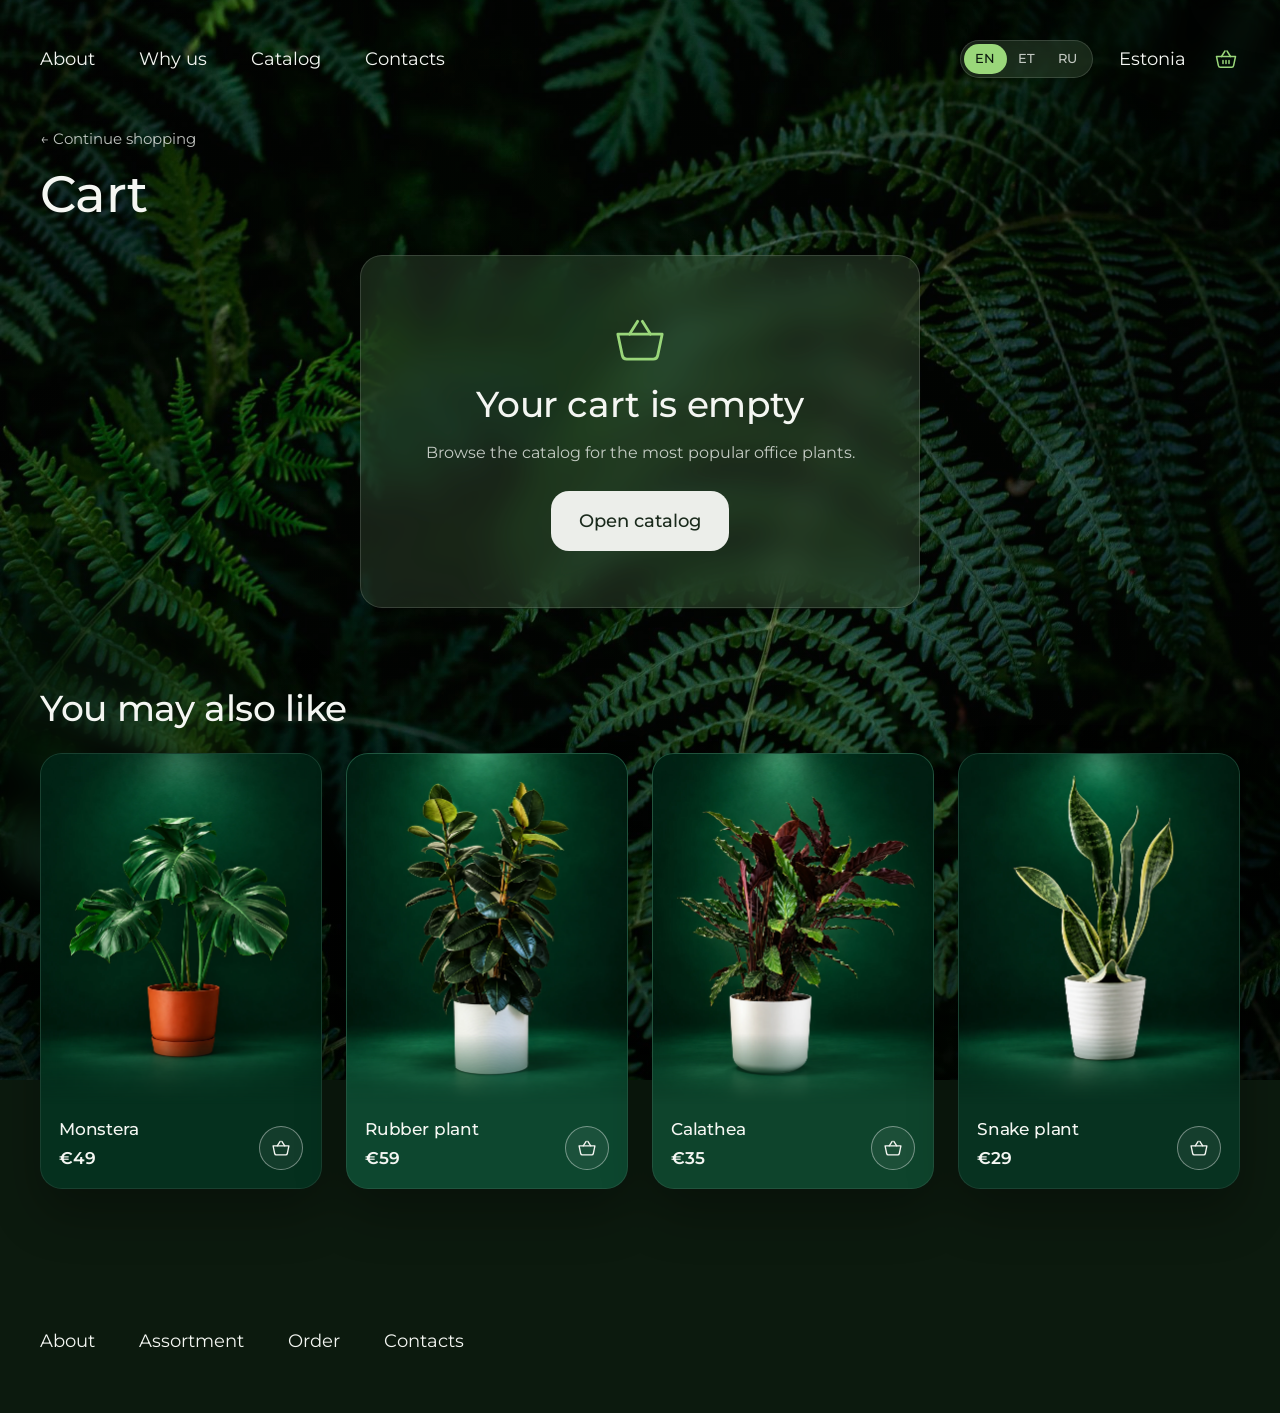
<file: cart.html>
<!doctype html>
<html lang="en">
<head>
  <meta charset="utf-8">
  <meta name="viewport" content="width=device-width, initial-scale=1">
  <title>Cart — Green Office</title>
  <meta name="description" content="Turnkey office greening: live plants, green walls and care. 10 years on the market, 500+ projects.">
  <link rel="icon" href="img/favicon.svg" type="image/svg+xml">
  <meta name="theme-color" content="#0f2213">
  <link rel="preconnect" href="https://fonts.googleapis.com">
  <link rel="preconnect" href="https://fonts.gstatic.com" crossorigin>
  <link href="https://fonts.googleapis.com/css2?family=Montserrat:wght@300;400;500;600&display=swap" rel="stylesheet">
  <link rel="preload" as="image" href="img/bg.jpg">
  <link rel="stylesheet" href="styles.css?v=2026100506">
</head>
<body data-title="meta.cartTitle" data-desc="meta.desc">
  <div class="bg" aria-hidden="true"></div>
  <div class="bg-blur" aria-hidden="true"></div>

  <header class="header container">
    <a class="brand" href="index.html">
      <svg viewBox="0 0 24 24" width="24" height="24" fill="none" stroke="currentColor" stroke-width="1.6" stroke-linecap="round" stroke-linejoin="round"><path d="M5 19c0-8 5-13 14-14-1 9-6 14-14 14Z"/><path d="M5 19 13 11"/></svg>
      <span data-i18n="brand">Green Office</span>
    </a>
    <nav class="nav">
      <a href="index.html#about" data-i18n="nav.about">About</a>
      <a href="index.html#why" data-i18n="nav.why">Why us</a>
      <a href="index.html#catalog" data-i18n="nav.catalog">Catalog</a>
      <a href="index.html#contacts" data-i18n="nav.contacts">Contacts</a>
    </nav>
    <div class="header__right">
      <div class="lang" role="group" data-i18n-attr="aria-label:header.lang">
        <button type="button" data-lang="en" lang="en">EN</button>
        <button type="button" data-lang="et" lang="et">ET</button>
        <button type="button" data-lang="ru" lang="ru">RU</button>
      </div>
      <button class="city" type="button" data-i18n="header.region">Estonia</button>
      <a class="cart is-current" href="cart.html" aria-current="page" data-i18n-attr="aria-label:header.cart">
        <svg viewBox="0 0 24 24" width="24" height="24" fill="none" stroke="currentColor" stroke-width="1.5" stroke-linecap="round" stroke-linejoin="round"><path d="M2.5 9.5h19l-1.9 9.1a2 2 0 0 1-2 1.6H6.4a2 2 0 0 1-2-1.6L2.5 9.5Z"/><path d="M7.5 9.5 11 4M16.5 9.5 13 4"/><path d="M9 13.5v3M12 13.5v3M15 13.5v3"/></svg>
        <span class="cart__count" hidden>0</span>
      </a>
      <button class="burger" type="button" aria-expanded="false" aria-controls="mnav" data-i18n-attr="aria-label:menu.open">
        <span></span><span></span><span></span>
      </button>
    </div>
  </header>

  <main class="cartpage container">
    <a class="back-link" href="index.html#catalog" data-i18n="cart.back">← Continue shopping</a>
    <div class="cartpage__head">
      <h1 data-i18n="cart.title">Cart</h1>
      <span class="cartpage__count muted" id="cartCountLabel"></span>
    </div>

    <!-- Filled cart -->
    <div class="cartpage__grid" id="cartFull" hidden>
      <ul class="cart-list" id="cartList"></ul>

      <aside class="checkout glass">
        <h2 data-i18n="cart.summary">Your order</h2>
        <dl class="totals">
          <div><dt data-i18n="cart.net">Subtotal excl. VAT</dt><dd id="net"></dd></div>
          <div><dt data-i18n="cart.vat">VAT 24%</dt><dd id="vat"></dd></div>
          <div><dt data-i18n="cart.delivery">Delivery in Estonia</dt><dd class="accent" data-i18n="cart.free">Free</dd></div>
          <div class="totals__sum"><dt data-i18n="cart.total">Total incl. VAT</dt><dd id="total"></dd></div>
        </dl>

        <h3 class="checkout__title" data-i18n="cart.checkout">Your details</h3>
        <form class="form form--compact" id="orderForm" novalidate>
          <input class="field" name="name" type="text" data-i18n-attr="placeholder:form.name" autocomplete="name" required>
          <input class="field" name="phone" type="tel" data-i18n-attr="placeholder:form.phone" autocomplete="tel" required>
          <input class="field" name="email" type="email" data-i18n-attr="placeholder:form.email" autocomplete="email">
          <input class="field" name="company" type="text" data-i18n-attr="placeholder:form.company" autocomplete="organization">
          <input class="field" name="address" type="text" data-i18n-attr="placeholder:form.address" autocomplete="street-address" required>
          <textarea class="field" name="comment" rows="2" data-i18n-attr="placeholder:form.comment"></textarea>
          <button class="btn btn--light" type="submit" data-i18n="cart.submit">Place order</button>
          <small data-i18n="form.consent">By clicking the button, I agree to the processing of my data</small>
          <p class="form__status" role="status"></p>
        </form>
      </aside>
    </div>

    <!-- Empty cart -->
    <div class="cart-state glass" id="cartEmpty" hidden>
      <svg viewBox="0 0 24 24" width="56" height="56" fill="none" stroke="currentColor" stroke-width="1.2" stroke-linecap="round" stroke-linejoin="round"><path d="M2.5 9.5h19l-1.9 9.1a2 2 0 0 1-2 1.6H6.4a2 2 0 0 1-2-1.6L2.5 9.5Z"/><path d="M7.5 9.5 11 4M16.5 9.5 13 4"/></svg>
      <h2 data-i18n="cart.empty.title">Your cart is empty</h2>
      <p class="muted" data-i18n="cart.empty.text">Browse the catalog for the most popular office plants.</p>
      <a class="btn btn--light" href="index.html#catalog" data-i18n="cart.empty.cta">Open catalog</a>
    </div>

    <!-- Order placed -->
    <div class="cart-state glass" id="cartDone" hidden>
      <svg viewBox="0 0 24 24" width="56" height="56" fill="none" stroke="currentColor" stroke-width="1.2" stroke-linecap="round" stroke-linejoin="round"><circle cx="12" cy="12" r="10"/><path d="m7.5 12.5 3 3 6-6.5"/></svg>
      <h2 data-i18n="cart.done.title">Thank you for your order!</h2>
      <p class="muted" id="doneText"></p>
      <a class="btn btn--light" href="index.html" data-i18n="cart.done.cta">Back to home</a>
    </div>

    <!-- Suggestions -->
    <section class="suggest" id="suggest" hidden>
      <h2 data-i18n="cart.suggest">You may also like</h2>
      <div class="suggest__grid" id="suggestGrid"></div>
    </section>
  </main>

  <footer class="footer container">
    <nav class="nav">
      <a href="index.html#about" data-i18n="footer.about">About</a>
      <a href="index.html#catalog" data-i18n="footer.assortment">Assortment</a>
      <a href="cart.html" data-i18n="footer.order">Order</a>
      <a href="index.html#contacts" data-i18n="footer.contacts">Contacts</a>
    </nav>
  </footer>

  <div class="toast" id="toast" role="status" aria-live="polite"></div>

  <script src="js/data.js?v=2026100506"></script>
  <script src="js/i18n.js?v=2026100506"></script>
  <script src="js/common.js?v=2026100506"></script>
  <script src="js/cart.js?v=2026100506"></script>
</body>
</html>
</file>
<file: styles.css>
:root {
  --text: #f4f6f2;
  --muted: rgba(244, 246, 242, 0.78);
  --glass: rgba(72, 98, 70, 0.32);
  --glass-hover: rgba(92, 120, 88, 0.42);
  --border: rgba(255, 255, 255, 0.14);
  --field: rgba(255, 255, 255, 0.3);
  --accent: #9ad77a;
  --dark: #0c1a0e;
  --container: 1200px;
  --side: 400px;   /* right column, as on the mockup */
  --gap: 96px;
}

*, *::before, *::after { box-sizing: border-box; }

html { scroll-behavior: smooth; }

body {
  margin: 0;
  font-family: "Montserrat", system-ui, sans-serif;
  color: var(--text);
  background: var(--dark);
  line-height: 1.35;
  -webkit-font-smoothing: antialiased;
  overflow-x: hidden;
}

/* ---------- Background: fern photo + soft focus edges ---------- */
/* Oversized on purpose: mobile Safari draws the page under the status bar and while its
   toolbars collapse it shows more than the layout viewport. A plain `inset: 0` layer would
   leave a flat band there that the content visibly slides into. Extending evenly up and down
   keeps the photo centred. */
.bg {
  position: fixed;
  left: 0;
  right: 0;
  top: -20vh;
  height: 140vh;
  height: calc(100lvh + 40vh);
  z-index: -2;
  background:
    radial-gradient(ellipse 80% 70% at 50% 40%, transparent, rgba(0, 0, 0, 0.35)),
    linear-gradient(rgba(6, 16, 7, 0.2), rgba(6, 16, 7, 0.2)),
    url("img/bg.jpg") center / cover no-repeat;
}
/* blurred "foreground" like a shallow depth of field */
.bg-blur {
  position: fixed;
  inset: 0;
  z-index: -1;
  pointer-events: none;
  backdrop-filter: blur(14px);
  -webkit-backdrop-filter: blur(14px);
  -webkit-mask-image:
    radial-gradient(ellipse 45% 55% at 0% 100%, #000 30%, transparent 75%),
    radial-gradient(ellipse 35% 30% at 100% 0%, #000 20%, transparent 75%);
  mask-image:
    radial-gradient(ellipse 45% 55% at 0% 100%, #000 30%, transparent 75%),
    radial-gradient(ellipse 35% 30% at 100% 0%, #000 20%, transparent 75%);
}

img { display: block; max-width: 100%; }
a { color: inherit; text-decoration: none; }
button { font: inherit; color: inherit; cursor: pointer; }

h1, h2, h3 { margin: 0; font-weight: 500; letter-spacing: -0.01em; }
h1 { font-size: clamp(36px, 4.1vw, 58px); line-height: 1.05; }
h2 { font-size: clamp(26px, 2.8vw, 38px); line-height: 1.15; }
h3 { font-size: 21px; }

.container {
  width: 100%;
  max-width: calc(var(--container) + 80px);
  margin: 0 auto;
  padding: 0 40px;
}
.grid {
  display: grid;
  grid-template-columns: minmax(0, 1fr) var(--side);
  column-gap: var(--gap);
}

.center { text-align: center; }
.muted { color: var(--muted); }

.glass {
  background: var(--glass);
  border: 1px solid var(--border);
  border-radius: 22px;
  backdrop-filter: blur(18px) saturate(115%);
  -webkit-backdrop-filter: blur(18px) saturate(115%);
}

/* ---------- Header ---------- */
.header {
  display: flex;
  align-items: center;
  justify-content: space-between;
  padding-top: 40px;
  padding-bottom: 40px;
}
/* when space runs out the whole right group drops to a new line, the menu itself never wraps */
.header { flex-wrap: wrap; gap: 14px 24px; }
.header .nav { flex-wrap: nowrap; }
.nav { display: flex; gap: 44px; flex-wrap: wrap; }
.nav a { font-size: 18px; transition: color 0.2s; }
.nav a:hover { color: var(--accent); }
.header__right { display: flex; align-items: center; gap: 26px; }
.city { background: none; border: 0; padding: 0; font-size: 18px; }
.lang {
  display: flex;
  padding: 3px;
  border-radius: 999px;
  background: var(--glass);
  border: 1px solid var(--border);
  backdrop-filter: blur(12px);
  -webkit-backdrop-filter: blur(12px);
}
.lang button {
  border: 0;
  background: transparent;
  padding: 6px 11px;
  border-radius: 999px;
  font-size: 13px;
  font-weight: 500;
  letter-spacing: 0.04em;
  color: var(--muted);
  transition: background 0.2s, color 0.2s;
}
.lang button:hover { color: var(--text); }
.lang button[aria-pressed="true"] { background: var(--accent); color: var(--dark); }
.cart.is-current { color: var(--accent); }

/* phone-only header pieces */
.brand { display: none; align-items: center; gap: 10px; font-size: 17px; font-weight: 500; }
.brand svg { color: var(--accent); flex: none; }
.burger {
  display: none;
  width: 44px;
  height: 44px;
  padding: 0;
  border-radius: 14px;
  border: 1px solid var(--border);
  background: var(--glass);
  backdrop-filter: blur(12px);
  -webkit-backdrop-filter: blur(12px);
  flex-direction: column;
  align-items: center;
  justify-content: center;
  gap: 5px;
}
.burger span { display: block; width: 18px; height: 1.6px; border-radius: 2px; background: currentColor; }
.burger span:nth-child(2) { width: 12px; margin-left: 6px; }

/* ---------- Mobile menu sheet ---------- */
.mnav {
  width: 100%;
  max-width: none;
  height: 100dvh;
  max-height: none;
  margin: 0;
  padding: 0;
  border: 0;
  background: transparent;
  color: var(--text);
}
.mnav::backdrop { background: transparent; }
/* no opacity animation on the dialog itself: it would switch off the panel's backdrop blur
   until the end of the animation and the glass would visibly "snap". The glass frosts in instead. */
.mnav[open] .mnav__panel { animation: mnav-frost 0.4s ease both; }
.mnav[open] .mnav__top,
.mnav[open] .mnav__links,
.mnav[open] .mnav__bottom { animation: mnav-content 0.45s cubic-bezier(0.2, 0.8, 0.2, 1) both; }
.mnav[open] .mnav__links { animation-delay: 0.05s; }
.mnav[open] .mnav__bottom { animation-delay: 0.1s; }
@keyframes mnav-frost {
  from {
    background-color: rgba(14, 34, 18, 0);
    backdrop-filter: blur(0) saturate(100%);
    -webkit-backdrop-filter: blur(0) saturate(100%);
  }
}
@keyframes mnav-content { from { opacity: 0; transform: translateY(-12px); } }
.mnav__panel {
  display: flex;
  flex-direction: column;
  height: 100%;
  overflow: auto;
  padding: 20px 16px 28px;
  background: rgba(14, 34, 18, 0.72);
  backdrop-filter: blur(28px) saturate(120%);
  -webkit-backdrop-filter: blur(28px) saturate(120%);
}
.mnav__top { display: flex; align-items: center; justify-content: space-between; min-height: 44px; }
.mnav .brand { display: flex; }
.mnav__close {
  width: 44px;
  height: 44px;
  border-radius: 14px;
  border: 1px solid var(--border);
  background: rgba(255, 255, 255, 0.08);
  display: grid;
  place-items: center;
}
.mnav__links { display: flex; flex-direction: column; margin-top: 36px; }
.mnav__links a {
  display: flex;
  align-items: center;
  justify-content: space-between;
  padding: 18px 4px;
  font-size: 28px;
  font-weight: 500;
  border-bottom: 1px solid rgba(255, 255, 255, 0.12);
  transition: color 0.2s, padding 0.2s;
}
.mnav__links a svg { color: var(--muted); }
.mnav__links a:active, .mnav__links a:hover { color: var(--accent); padding-left: 10px; }
.mnav__bottom { margin-top: auto; padding-top: 32px; display: grid; gap: 16px; }
.mnav__cart {
  display: flex;
  align-items: center;
  gap: 12px;
  padding: 16px 20px;
  border-radius: 18px;
  background: #eceeea;
  color: #1a2a1c;
  font-size: 17px;
  font-weight: 500;
}
.mnav__count {
  margin-left: auto;
  min-width: 26px;
  height: 26px;
  padding: 0 8px;
  border-radius: 13px;
  background: var(--accent);
  color: var(--dark);
  font-size: 13px;
  font-weight: 600;
  display: grid;
  place-items: center;
}
.mnav__count[hidden] { display: none; }
.mnav__row { display: flex; align-items: center; justify-content: space-between; gap: 12px; }
.mnav .lang { background: rgba(255, 255, 255, 0.06); backdrop-filter: none; -webkit-backdrop-filter: none; }
.mnav .lang button { padding: 9px 16px; font-size: 14px; }
.mnav__region { display: inline-flex; align-items: center; gap: 6px; color: var(--muted); font-size: 15px; }
@media (prefers-reduced-motion: reduce) { .mnav[open] *, .mnav[open] .mnav__panel { animation: none !important; } }
.cart {
  position: relative;
  background: none;
  border: 0;
  padding: 2px;
  display: grid;
  place-items: center;
}
.cart__count {
  position: absolute;
  top: -8px;
  right: -10px;
  min-width: 19px;
  height: 19px;
  padding: 0 5px;
  border-radius: 10px;
  background: var(--accent);
  color: var(--dark);
  font-size: 11px;
  font-weight: 600;
  display: grid;
  place-items: center;
}
.cart__count[hidden] { display: none; }
.cart.bump { animation: bump 0.4s ease; }
@keyframes bump { 50% { transform: scale(1.25); } }

/* ---------- Buttons ---------- */
.btn {
  display: inline-flex;
  align-items: center;
  justify-content: center;
  gap: 14px;
  border-radius: 18px;
  padding: 18px 28px;
  font-size: 18px;
  font-weight: 500;
  white-space: nowrap;
  transition: transform 0.2s, background 0.2s;
}
.btn:hover { transform: translateY(-2px); }
.btn--light { background: #eceeea; color: #1a2a1c; border: 0; }
.btn--light:hover { background: #fff; }
.btn--outline { background: transparent; border: 1.5px solid rgba(255, 255, 255, 0.85); color: var(--text); }
.btn--outline:hover { background: rgba(255, 255, 255, 0.1); }

/* ---------- Hero ---------- */
.hero {
  align-items: center;
  padding-top: 40px;
  padding-bottom: 110px;
}
.hero__text { padding-top: 110px; }
.hero__text h1 { max-width: 720px; }
.hero__text p { margin: 22px 0 0; font-size: 17px; line-height: 1.3; }
.hero__card {
  margin-top: 170px;
  padding: 0 30px 34px;
  display: flex;
  flex-direction: column;
  align-items: center;
}
.hero__plant {
  width: 74%;
  height: auto;
  margin-top: -170px;
  filter: drop-shadow(0 26px 22px rgba(0, 0, 0, 0.35));
  animation: float 6s ease-in-out infinite;
}
@keyframes float { 50% { transform: translateY(-8px); } }
.hero__card .btn { width: 100%; margin-top: 24px; }

/* ---------- About ---------- */
.about {
  row-gap: 44px;
  padding-bottom: 150px;
}
.about h2 { align-self: end; max-width: 680px; }
.about__lead { margin: 0; align-self: end; font-size: 15.5px; line-height: 1.3; }
.video {
  position: relative;
  border-radius: 26px;
  overflow: hidden;
  aspect-ratio: 2 / 1;
  box-shadow: 0 30px 60px rgba(0, 0, 0, 0.4);
}
.video img { width: 100%; height: 100%; object-fit: cover; transition: transform 0.7s ease; }
.video:hover img { transform: scale(1.04); }
.video__play {
  position: absolute;
  top: 50%;
  left: 50%;
  width: 104px;
  height: 104px;
  transform: translate(-50%, -50%);
  border-radius: 50%;
  border: 5px solid rgba(255, 255, 255, 0.9);
  background: rgba(255, 255, 255, 0.24);
  color: #fff;
  display: grid;
  place-items: center;
  padding-left: 6px;
  transition: transform 0.25s, background 0.25s;
}
.video__play:hover { transform: translate(-50%, -50%) scale(1.07); background: rgba(255, 255, 255, 0.32); }
.stats {
  list-style: none;
  margin: 0;
  padding: 0;
  display: grid;
  grid-template-rows: repeat(3, 1fr);
  gap: 26px;
}
.stat {
  display: flex;
  align-items: center;
  gap: 30px;
  padding: 0 34px;
  border-radius: 22px;
}
.stat b { font-size: 38px; font-weight: 500; white-space: nowrap; min-width: 120px; }
.stat > span { font-size: 17px; line-height: 1.1; color: var(--muted); }

/* ---------- Why ---------- */
.why { padding-bottom: 150px; }
.why h2 { margin-bottom: 40px; }
.why__grid { display: grid; grid-template-columns: repeat(4, 1fr); gap: 36px; }
.reason {
  padding: 26px 24px 34px;
  min-height: 270px;
  transition: transform 0.3s, background 0.3s;
}
.reason:hover { transform: translateY(-6px); background: var(--glass-hover); }
.reason__num { display: block; font-size: 82px; font-weight: 400; line-height: 1; margin-bottom: 30px; }
.reason h3 { margin-bottom: 12px; }
.reason p { margin: 0; font-size: 14px; line-height: 1.25; color: var(--muted); }

/* ---------- Catalog (style of the 2nd mockup) ---------- */
.catalog { padding-bottom: 150px; }
.catalog__head { display: flex; flex-direction: column; align-items: center; gap: 14px; }
.catalog__head p { margin: 0; font-size: 15px; line-height: 1.45; }
.eyebrow { font-size: 13px; letter-spacing: 0.2em; text-transform: uppercase; color: var(--accent); }
.filters { display: flex; justify-content: center; gap: 12px; flex-wrap: wrap; margin: 34px 0 40px; }
.chip {
  background: var(--glass);
  border: 1px solid var(--border);
  border-radius: 999px;
  padding: 11px 22px;
  font-size: 15px;
  backdrop-filter: blur(12px);
  -webkit-backdrop-filter: blur(12px);
  transition: background 0.2s, color 0.2s, border-color 0.2s;
}
.chip:hover { background: var(--glass-hover); }
.chip.is-active { background: var(--accent); border-color: var(--accent); color: var(--dark); font-weight: 500; }

.plants {
  display: grid;
  grid-template-columns: repeat(3, 1fr);
  gap: 36px;
  grid-auto-flow: dense;
}
.plant {
  position: relative;
  border-radius: 24px;
  overflow: hidden;
  display: flex;
  flex-direction: column;
  background: #05301e;
  border: 1px solid rgba(255, 255, 255, 0.08);
  box-shadow: 0 30px 60px rgba(0, 0, 0, 0.35);
  transition: transform 0.35s ease, box-shadow 0.35s ease;
}
.plant:hover { transform: translateY(-8px); box-shadow: 0 40px 70px rgba(0, 0, 0, 0.45); }
.plant.is-hidden { display: none; }
/* featured card: 2x2 cells while no filter is applied */
.plants:not(.is-filtered) .plant--featured { grid-column: span 2; grid-row: span 2; }
.plant--featured .plant__body h3 { font-size: 28px; }
.plant--featured .plant__price { font-size: 28px; }
.plant__img {
  flex: none;
  width: 100%;
  height: auto;
  aspect-ratio: 1122 / 1402;
  object-fit: cover;
  object-position: 50% 45%;
  transition: transform 0.6s ease;
}
.plant:hover .plant__img { transform: scale(1.04); }
/* photo melts into the caption colour instead of a hard edge */
.plant__img {
  -webkit-mask-image: linear-gradient(180deg, #000 80%, transparent 100%);
  mask-image: linear-gradient(180deg, #000 80%, transparent 100%);
}
/* fill the 2-row cell without inflating the row height */
.plants:not(.is-filtered) .plant--featured .plant__img { aspect-ratio: auto; height: 0; flex: 1 1 0; }
.plant__tag {
  position: absolute;
  top: 18px;
  left: 18px;
  z-index: 2;
  padding: 6px 12px;
  border-radius: 999px;
  font-size: 12px;
  font-weight: 500;
  background: rgba(10, 30, 16, 0.45);
  border: 1px solid rgba(255, 255, 255, 0.18);
}
.plant__body {
  position: relative;
  display: flex;
  align-items: flex-end;
  justify-content: space-between;
  gap: 12px;
  padding: 20px 24px 24px;
}
.plant__body h3 { font-size: 19px; margin-bottom: 4px; }
.plant__body small { display: block; font-size: 12.5px; color: var(--muted); margin-bottom: 10px; font-style: italic; }
.plant__price { font-size: 21px; font-weight: 600; }
.plant__add {
  flex: none;
  width: 48px;
  height: 48px;
  border-radius: 50%;
  border: 1px solid rgba(255, 255, 255, 0.4);
  background: rgba(255, 255, 255, 0.06);
  backdrop-filter: blur(6px);
  -webkit-backdrop-filter: blur(6px);
  display: grid;
  place-items: center;
  transition: background 0.2s, color 0.2s, border-color 0.2s, transform 0.2s;
}
.plant__add { position: relative; z-index: 3; }
.plant__add:hover { transform: scale(1.08); background: rgba(255, 255, 255, 0.16); }
.plant__add.is-added { background: var(--accent); color: var(--dark); border-color: var(--accent); }

/* whole card is clickable (opens the detail dialog) */
.plant__open {
  position: absolute;
  inset: 0;
  z-index: 2;
  border: 0;
  padding: 0;
  background: transparent;
  border-radius: inherit;
  cursor: pointer;
}
.plant__open:focus-visible { outline: 2px solid var(--accent); outline-offset: -2px; }
.plant__more {
  position: absolute;
  top: 42%;
  left: 50%;
  z-index: 2;
  padding: 9px 18px;
  border-radius: 999px;
  font-size: 14px;
  font-weight: 500;
  background: rgba(10, 30, 16, 0.55);
  border: 1px solid rgba(255, 255, 255, 0.28);
  pointer-events: none;
  opacity: 0;
  transform: translate(-50%, 8px);
  transition: opacity 0.3s, transform 0.3s;
}
.plant:hover .plant__more { opacity: 1; transform: translate(-50%, 0); }
@media (hover: none) { .plant__more { display: none; } }

/* ---------- Plant detail dialog ---------- */
body.no-scroll { overflow: hidden; }
.pd {
  width: min(1000px, calc(100% - 32px));
  max-width: none;
  max-height: calc(100dvh - 32px);
  margin: auto;
  padding: 0;
  border: 0;
  background: transparent;
  color: var(--text);
  overflow: visible;
}
.pd::backdrop {
  background: rgba(4, 12, 6, 0.55);
  backdrop-filter: blur(6px);
  -webkit-backdrop-filter: blur(6px);
}
.pd[open] { animation: pd-in 0.35s cubic-bezier(0.2, 0.8, 0.2, 1); }
.pd[open] .pd__panel { animation: pd-frost 0.35s ease both; }
.pd[open]::backdrop { animation: pd-fade 0.35s ease; }
/* transform only: opacity here would disable the panel's backdrop blur during the animation */
@keyframes pd-in { from { transform: translateY(24px) scale(0.97); } }
@keyframes pd-up { from { transform: translateY(40px); } }
@keyframes pd-frost {
  from {
    background-color: rgba(40, 70, 46, 0);
    backdrop-filter: blur(0) saturate(100%);
    -webkit-backdrop-filter: blur(0) saturate(100%);
  }
}
@keyframes pd-fade { from { opacity: 0; } }
.pd__panel {
  position: relative;
  display: grid;
  grid-template-columns: 1fr 1.05fr;
  max-height: calc(100dvh - 32px);
  overflow: auto;
  border-radius: 28px;
  background: rgba(40, 70, 46, 0.42);
  border: 1px solid rgba(255, 255, 255, 0.16);
  backdrop-filter: blur(26px) saturate(120%);
  -webkit-backdrop-filter: blur(26px) saturate(120%);
  box-shadow: 0 40px 100px rgba(0, 0, 0, 0.5);
}
.pd__close {
  position: absolute;
  top: 16px;
  right: 16px;
  z-index: 3;
  width: 44px;
  height: 44px;
  border-radius: 50%;
  border: 1px solid rgba(255, 255, 255, 0.25);
  background: rgba(255, 255, 255, 0.1);
  display: grid;
  place-items: center;
  transition: background 0.2s, transform 0.2s;
}
.pd__close:hover { background: rgba(255, 255, 255, 0.2); transform: rotate(90deg); }
.pd button:focus-visible { outline: 2px solid var(--accent); outline-offset: 2px; }
.pd button:focus:not(:focus-visible) { outline: none; }
.pd__media {
  position: relative;
  min-height: 100%;
  overflow: hidden;
  border-radius: 28px 0 0 28px;
}
.pd__img { width: 100%; height: 100%; object-fit: cover; will-change: transform; }
.pd__panel { touch-action: pan-y; }
.pd__tag {
  position: absolute;
  top: 18px;
  left: 18px;
  padding: 6px 12px;
  border-radius: 999px;
  font-size: 12px;
  font-weight: 500;
  background: rgba(255, 255, 255, 0.14);
  border: 1px solid rgba(255, 255, 255, 0.18);
  backdrop-filter: blur(8px);
  -webkit-backdrop-filter: blur(8px);
}
.pd__tag[hidden] { display: none; }
.pd__nav {
  position: absolute;
  left: 50%;
  bottom: 18px;
  transform: translateX(-50%);
  display: flex;
  align-items: center;
  gap: 6px;
  padding: 5px;
  border-radius: 999px;
  background: rgba(0, 0, 0, 0.25);
  border: 1px solid rgba(255, 255, 255, 0.16);
  backdrop-filter: blur(10px);
  -webkit-backdrop-filter: blur(10px);
}
.pd__nav button {
  width: 36px;
  height: 36px;
  border-radius: 50%;
  border: 0;
  background: transparent;
  display: grid;
  place-items: center;
  transition: background 0.2s;
}
.pd__nav button:hover { background: rgba(255, 255, 255, 0.16); }
.pd__counter { min-width: 44px; text-align: center; font-size: 13px; color: var(--muted); }
.pd__info { display: flex; flex-direction: column; padding: 44px 40px 36px; }
.pd__title { font-size: clamp(26px, 3vw, 36px); padding-right: 48px; }
.pd__latin { margin: 6px 0 0; font-style: italic; color: var(--muted); }
.pd__about { margin: 20px 0 0; font-size: 15.5px; line-height: 1.5; }
.pd__care {
  list-style: none;
  margin: 24px 0 0;
  padding: 0;
  display: grid;
  grid-template-columns: 1fr 1fr;
  gap: 10px;
}
.pd__care li {
  display: grid;
  grid-template-columns: auto 1fr;
  column-gap: 12px;
  align-items: center;
  padding: 12px 14px;
  border-radius: 16px;
  background: rgba(255, 255, 255, 0.07);
  border: 1px solid rgba(255, 255, 255, 0.1);
}
.pd__care svg { grid-row: span 2; color: var(--accent); }
.pd__care span { font-size: 12px; color: var(--muted); }
.pd__care b { font-size: 14px; font-weight: 500; }
.pd__included { margin: 18px 0 0; font-size: 13px; line-height: 1.45; color: var(--muted); }
.pd__buy {
  display: flex;
  align-items: center;
  justify-content: space-between;
  gap: 16px;
  margin-top: auto;
  padding-top: 24px;
}
.pd__price { font-size: 32px; font-weight: 600; }
.pd__qty, .qty {
  display: flex;
  align-items: center;
  border-radius: 14px;
  border: 1px solid rgba(255, 255, 255, 0.25);
  background: rgba(255, 255, 255, 0.06);
}
.pd__qty button, .qty button {
  width: 44px;
  height: 44px;
  border: 0;
  background: transparent;
  font-size: 20px;
  border-radius: 14px;
  transition: background 0.2s;
}
.pd__qty button:hover:not(:disabled), .qty button:hover:not(:disabled) { background: rgba(255, 255, 255, 0.12); }
.pd__qty button:disabled, .qty button:disabled { opacity: 0.35; cursor: default; }
.pd__qty output, .qty output { min-width: 28px; text-align: center; font-size: 17px; font-weight: 500; }
.pd__cta { width: 100%; margin-top: 16px; }
.pd__cta svg { flex: none; }
.pd__row {
  display: flex;
  align-items: center;
  justify-content: space-between;
  gap: 12px;
  margin-top: 14px;
  min-height: 24px;
  font-size: 14px;
}
.pd__incart { color: var(--accent); margin-left: auto; }
.pd__link { background: none; border: 0; padding: 0; font-size: 14px; color: var(--text); text-decoration: underline; text-underline-offset: 4px; }
.pd__link:hover { color: var(--accent); }
.pd__link--muted { color: var(--muted); }
.pd__link[hidden] { display: none; }

/* phones: a centred card with an even gap all round; content scrolls inside if it is taller */
@media (max-width: 760px) {
  .pd { width: calc(100% - 24px); max-height: calc(100dvh - 24px); margin: auto; }
  .pd[open] { animation-name: pd-up; }
  /* plain block flow, not grid: WebKit sizes a grid row holding an aspect-ratio box as ~0,
     so the text slid up under the photo on iPhone */
  .pd__panel { display: block; max-height: calc(100dvh - 24px); border-radius: 24px; }
  /* square photo: the whole plant and pot fit the frame */
  .pd__media { height: auto; min-height: 0; aspect-ratio: 1 / 1; border-radius: 24px 24px 0 0; }
  .pd__img { object-position: 50% 50%; }
  .pd__info { padding: 24px 20px 28px; }
  .pd__care li { padding: 10px 12px; column-gap: 10px; }
  .pd__price { font-size: 26px; }
}
@media (prefers-reduced-motion: reduce) {
  .pd[open], .pd[open]::backdrop, .pd[open] .pd__panel { animation: none; }
}

/* ---------- Contact ---------- */
.contact {
  display: grid;
  grid-template-columns: 1fr 1fr;
  gap: 60px;
  padding-bottom: 110px;
}
.contact__text h2 { max-width: 360px; }
.contact__text > p { margin: 18px 0 0; font-size: 19px; }
.cart-summary {
  list-style: none;
  margin: 34px 0 0;
  padding: 18px 22px;
  max-width: 360px;
  font-size: 14px;
  display: grid;
  gap: 9px;
}
.cart-summary[hidden] { display: none; }
.cart-summary li { display: flex; justify-content: space-between; gap: 12px; }
.cart-summary .is-total { border-top: 1px solid var(--border); padding-top: 9px; font-weight: 600; }
.cart-summary__link { justify-content: flex-end !important; padding-top: 4px; }
.cart-summary__link a { color: var(--accent); text-decoration: underline; text-underline-offset: 4px; }
.form { display: flex; flex-direction: column; gap: 16px; }
.field {
  width: 100%;
  border: 1.5px solid transparent;
  border-radius: 18px;
  background: var(--field);
  backdrop-filter: blur(12px);
  -webkit-backdrop-filter: blur(12px);
  padding: 18px 28px;
  font: inherit;
  font-size: 18px;
  color: var(--text);
  outline: none;
  resize: vertical;
  transition: background 0.2s, border-color 0.2s;
}
.field::placeholder { color: rgba(255, 255, 255, 0.9); }
.field:focus { background: rgba(255, 255, 255, 0.38); border-color: rgba(255, 255, 255, 0.65); }
.field.is-invalid { border-color: #ffa08f; }
textarea.field { min-height: 116px; }
.form .btn { margin-top: 2px; padding: 18px; }
.form small { text-align: center; font-size: 12px; }
.form__status { margin: 0; min-height: 1.2em; text-align: center; font-size: 14px; color: var(--accent); }
.form__status.is-error { color: #ffa08f; }

/* ---------- Cart page ---------- */
.cartpage { padding-top: 10px; padding-bottom: 110px; min-height: 60vh; }
.back-link { display: inline-block; margin-bottom: 18px; font-size: 15px; color: var(--muted); transition: color 0.2s; }
.back-link:hover { color: var(--accent); }
.cartpage__head { display: flex; align-items: baseline; flex-wrap: wrap; gap: 8px 18px; margin-bottom: 34px; }
.cartpage__head h1 { font-size: clamp(34px, 4vw, 52px); }
.cartpage__grid {
  display: grid;
  grid-template-columns: minmax(0, 1fr) 400px;
  gap: 36px;
  align-items: start;
}
.cartpage__grid[hidden], .cart-state[hidden], .suggest[hidden] { display: none; }
.cart-list { list-style: none; margin: 0; padding: 0; display: grid; gap: 16px; }
.cart-item {
  display: grid;
  grid-template-columns: 96px minmax(0, 1fr) auto 110px auto;
  align-items: center;
  gap: 22px;
  padding: 14px 18px 14px 14px;
}
.cart-item__img { width: 96px; height: 120px; border-radius: 14px; overflow: hidden; }
.cart-item__img img { width: 100%; height: 100%; object-fit: cover; object-position: 50% 55%; }
.cart-item__info h3 { font-size: 19px; }
.cart-item__info small { display: block; margin-top: 4px; font-size: 13px; font-style: italic; color: var(--muted); }
.cart-item__each { display: block; margin-top: 10px; font-size: 13px; color: var(--muted); }
.cart-item__sum { font-size: 20px; font-weight: 600; text-align: right; white-space: nowrap; }
.cart-item__remove {
  width: 40px;
  height: 40px;
  border-radius: 50%;
  border: 0;
  background: transparent;
  color: var(--muted);
  display: grid;
  place-items: center;
  transition: background 0.2s, color 0.2s;
}
.cart-item__remove:hover { background: rgba(255, 255, 255, 0.1); color: var(--text); }
.checkout { position: sticky; top: 24px; padding: 30px 28px; border-radius: 24px; }
.checkout h2 { font-size: 26px; }
.totals { margin: 22px 0 0; display: grid; gap: 12px; }
.totals div { display: flex; justify-content: space-between; gap: 12px; font-size: 15px; }
.totals dt { color: var(--muted); }
.totals dd { margin: 0; font-weight: 500; }
.totals .totals__sum { border-top: 1px solid var(--border); padding-top: 14px; font-size: 22px; }
.totals__sum dt, .totals__sum dd { color: var(--text); font-weight: 600; }
.accent { color: var(--accent); }
.checkout__title { font-size: 18px; margin: 30px 0 14px; }
.form--compact { gap: 12px; }
.form--compact .field { padding: 14px 20px; font-size: 16px; border-radius: 14px; }
.form--compact textarea.field { min-height: 76px; }
.form--compact .btn { padding: 16px; margin-top: 6px; }
.cart-state {
  max-width: 560px;
  margin: 10px auto 0;
  padding: 56px 40px;
  text-align: center;
  display: flex;
  flex-direction: column;
  align-items: center;
  gap: 16px;
}
.cart-state svg { color: var(--accent); }
.cart-state p { margin: 0; line-height: 1.5; }
.cart-state .btn { margin-top: 10px; }
.suggest { margin-top: 80px; }
.suggest h2 { margin-bottom: 24px; }
.suggest__grid { display: grid; grid-template-columns: repeat(4, 1fr); gap: 24px; }
/* same look as the catalog cards: full portrait photo fading into its floor colour */
.mini {
  display: flex;
  flex-direction: column;
  overflow: hidden;
  border-radius: 22px;
  border: 1px solid rgba(255, 255, 255, 0.08);
  box-shadow: 0 24px 50px rgba(0, 0, 0, 0.3);
  transition: transform 0.35s ease, box-shadow 0.35s ease;
}
.mini:hover { transform: translateY(-6px); box-shadow: 0 32px 60px rgba(0, 0, 0, 0.4); }
.mini__img {
  width: 100%;
  height: auto;
  aspect-ratio: 1122 / 1402;
  object-fit: cover;
  -webkit-mask-image: linear-gradient(180deg, #000 80%, transparent 100%);
  mask-image: linear-gradient(180deg, #000 80%, transparent 100%);
}
.mini__body { display: flex; align-items: flex-end; justify-content: space-between; gap: 12px; padding: 14px 18px 18px; }
.mini__body > div { min-width: 0; }
.mini__body h3 { font-size: 17px; margin-bottom: 6px; overflow-wrap: break-word; }
.mini__body span { font-size: 17px; font-weight: 600; }
.mini__add {
  flex: none;
  width: 44px;
  height: 44px;
  border-radius: 50%;
  border: 1px solid rgba(255, 255, 255, 0.4);
  background: rgba(255, 255, 255, 0.06);
  display: grid;
  place-items: center;
  transition: background 0.2s, transform 0.2s;
}
.mini__add:hover { background: rgba(255, 255, 255, 0.16); transform: scale(1.08); }

/* ---------- Footer ---------- */
.footer { padding-top: 30px; padding-bottom: 60px; }

/* ---------- Toast ---------- */
.toast {
  position: fixed;
  left: 50%;
  bottom: 28px;
  transform: translate(-50%, 20px);
  padding: 14px 22px;
  border-radius: 16px;
  background: rgba(12, 26, 14, 0.85);
  border: 1px solid var(--border);
  backdrop-filter: blur(12px);
  -webkit-backdrop-filter: blur(12px);
  font-size: 15px;
  opacity: 0;
  pointer-events: none;
  transition: opacity 0.3s, transform 0.3s;
  z-index: 10;
}
.toast.is-visible { opacity: 1; transform: translate(-50%, 0); }

/* ---------- Reveal on scroll ---------- */
.reveal { opacity: 0; transform: translateY(26px); transition: opacity 0.8s ease, transform 0.8s ease; }
.reveal.is-visible { opacity: 1; transform: none; }
/* Blocks that contain glass (backdrop-filter) children must not fade as a whole:
   a semi-transparent ancestor switches the children's blur off until the fade ends,
   and the glass visibly "snaps". Such blocks stay put and fade each child instead. */
.reveal--kids { opacity: 1; transform: none; transition: none; }
.reveal--kids > * { opacity: 0; transform: translateY(20px); transition: opacity 0.7s ease, transform 0.7s ease; }
.reveal--kids.is-visible > * { opacity: 1; transform: none; }
.reveal--kids > :nth-child(2) { transition-delay: 0.06s; }
.reveal--kids > :nth-child(3) { transition-delay: 0.12s; }
.reveal--kids > :nth-child(4) { transition-delay: 0.18s; }
.reveal--kids > :nth-child(5) { transition-delay: 0.24s; }
.reveal--kids > :nth-child(n + 6) { transition-delay: 0.3s; }

@media (prefers-reduced-motion: reduce) {
  html { scroll-behavior: auto; }
  .reveal, .reveal--kids > * { opacity: 1; transform: none; transition: none; }
  .hero__plant { animation: none; }
}

/* ---------- Responsive ---------- */
@media (max-width: 1180px) {
  :root { --side: 340px; --gap: 60px; }
  .why__grid { gap: 22px; }
  .plants { gap: 24px; }
  .stat { padding: 0 24px; gap: 18px; }
  .stat b { font-size: 32px; min-width: 96px; }
}

@media (max-width: 960px) {
  :root { --side: 290px; --gap: 40px; }
  .container { padding-left: 28px; padding-right: 28px; }
  .nav { gap: 28px; }
  .why__grid { grid-template-columns: repeat(2, 1fr); }
  .plants { grid-template-columns: repeat(2, 1fr); }
  /* 2 columns: featured card becomes a full-width row with a square crop */
  .plants:not(.is-filtered) .plant--featured { grid-row: auto; }
  .plants:not(.is-filtered) .plant--featured .plant__img { aspect-ratio: 1 / 1; height: auto; flex: none; object-position: 50% 60%; }
  .stat b { font-size: 28px; min-width: 84px; }
  .stat > span { font-size: 15px; }
  .cartpage__grid { grid-template-columns: 1fr; }
  .checkout { position: static; }
  .suggest__grid { grid-template-columns: repeat(2, 1fr); }
}

@media (max-width: 720px) {
  .container { padding-left: 16px; padding-right: 16px; }
  /* Sticky glass bar on phones. Mobile Safari always lets the page scroll under its
     status-bar strip; with a fixed bar at the top the strip takes the bar's colour
     and content slides under a proper header instead of a flat band. */
  .header {
    position: sticky;
    top: 0;
    z-index: 20;
    padding-top: 12px;
    padding-bottom: 12px;
    flex-wrap: nowrap;
    background: rgba(12, 28, 16, 0.72);
    border-bottom: 1px solid rgba(255, 255, 255, 0.08);
    backdrop-filter: blur(18px) saturate(120%);
    -webkit-backdrop-filter: blur(18px) saturate(120%);
  }
  /* anchors land below the sticky bar */
  main section[id] { scroll-margin-top: 76px; }
  .header .nav, .header .lang, .header .city { display: none; }
  .header .brand { display: flex; }
  .burger { display: flex; }
  .footer .nav { gap: 18px; }
  .nav a { font-size: 15px; }
  .grid, .contact { grid-template-columns: 1fr; }
  .hero { padding-top: 10px; padding-bottom: 80px; }
  .hero__text { padding-top: 10px; }
  .hero__text br { display: none; }
  .hero__card { margin: 170px auto 0; width: min(320px, 100%); }
  .hero__plant { margin-top: -125px; }
  .about { row-gap: 22px; padding-bottom: 90px; }
  .stats { grid-template-rows: none; gap: 14px; }
  .stat { padding: 18px 22px; }
  .why, .catalog { padding-bottom: 90px; }
  .why__grid { gap: 14px; }
  .reason { min-height: 0; }
  .reason__num { font-size: 56px; margin-bottom: 16px; }
  .plants { gap: 14px; }
  .plant__body { flex-direction: column; align-items: stretch; padding: 14px 14px 16px; }
  .plant__body h3, .plant--featured .plant__body h3 { font-size: 16px; }
  .plant__price, .plant--featured .plant__price { font-size: 17px; }
  .plant__tag { top: 10px; left: 10px; font-size: 11px; }
  .plant__add { width: 100%; height: 40px; border-radius: 12px; margin-top: 6px; }
  .contact { gap: 30px; padding-bottom: 70px; }
  .cart-summary { max-width: none; }
  .video__play { width: 72px; height: 72px; border-width: 3px; }
  .header__right { gap: 16px; }
  .cartpage { padding-bottom: 70px; }
  .cart-item {
    grid-template-columns: 76px minmax(0, 1fr) auto;
    grid-template-areas: "img info remove" "img qty sum";
    gap: 10px 14px;
    padding: 12px;
  }
  .cart-item__img { grid-area: img; width: 76px; height: 100%; min-height: 96px; }
  .cart-item__info { grid-area: info; }
  .cart-item__info h3 { font-size: 16px; }
  .cart-item__each { margin-top: 4px; }
  .cart-item .qty { grid-area: qty; justify-self: start; }
  .cart-item .qty button { width: 36px; height: 36px; }
  .cart-item__sum { grid-area: sum; font-size: 17px; }
  .cart-item__remove { grid-area: remove; align-self: start; }
  .checkout { padding: 24px 18px; }
  .cart-state { padding: 40px 22px; }
  .suggest { margin-top: 56px; }
  .suggest__grid { gap: 14px; }
  .mini__body { flex-direction: column; align-items: stretch; padding: 10px 12px 14px; gap: 10px; }
  .mini__body h3, .mini__body span { font-size: 15px; }
  .mini__add { width: 100%; height: 38px; border-radius: 12px; }
}

@media (max-width: 440px) {
  .why__grid, .plants { grid-template-columns: 1fr; }
  .plants:not(.is-filtered) .plant--featured { grid-column: auto; grid-row: auto; }
  .plants:not(.is-filtered) .plant--featured .plant__img { aspect-ratio: 1122 / 1402; height: auto; flex: none; }
}

/* ---------- Touch screens ----------
   Mobile Safari keeps :hover "stuck" on the element you tapped. Hover lifts and zooms
   then fire on tap and stay: e.g. the full-width cart button scaled to 108% and ate the
   card's side padding. On devices without a real hover only colour feedback remains. */
@media (hover: none) {
  .btn:hover,
  .reason:hover,
  .plant:hover,
  .mini:hover,
  .plant__add:hover,
  .mini__add:hover,
  .plant:hover .plant__img,
  .video:hover img { transform: none; }
  .plant:hover { box-shadow: 0 30px 60px rgba(0, 0, 0, 0.35); }
  .mini:hover { box-shadow: 0 24px 50px rgba(0, 0, 0, 0.3); }
  .video__play:hover { transform: translate(-50%, -50%); }
}
</file>
